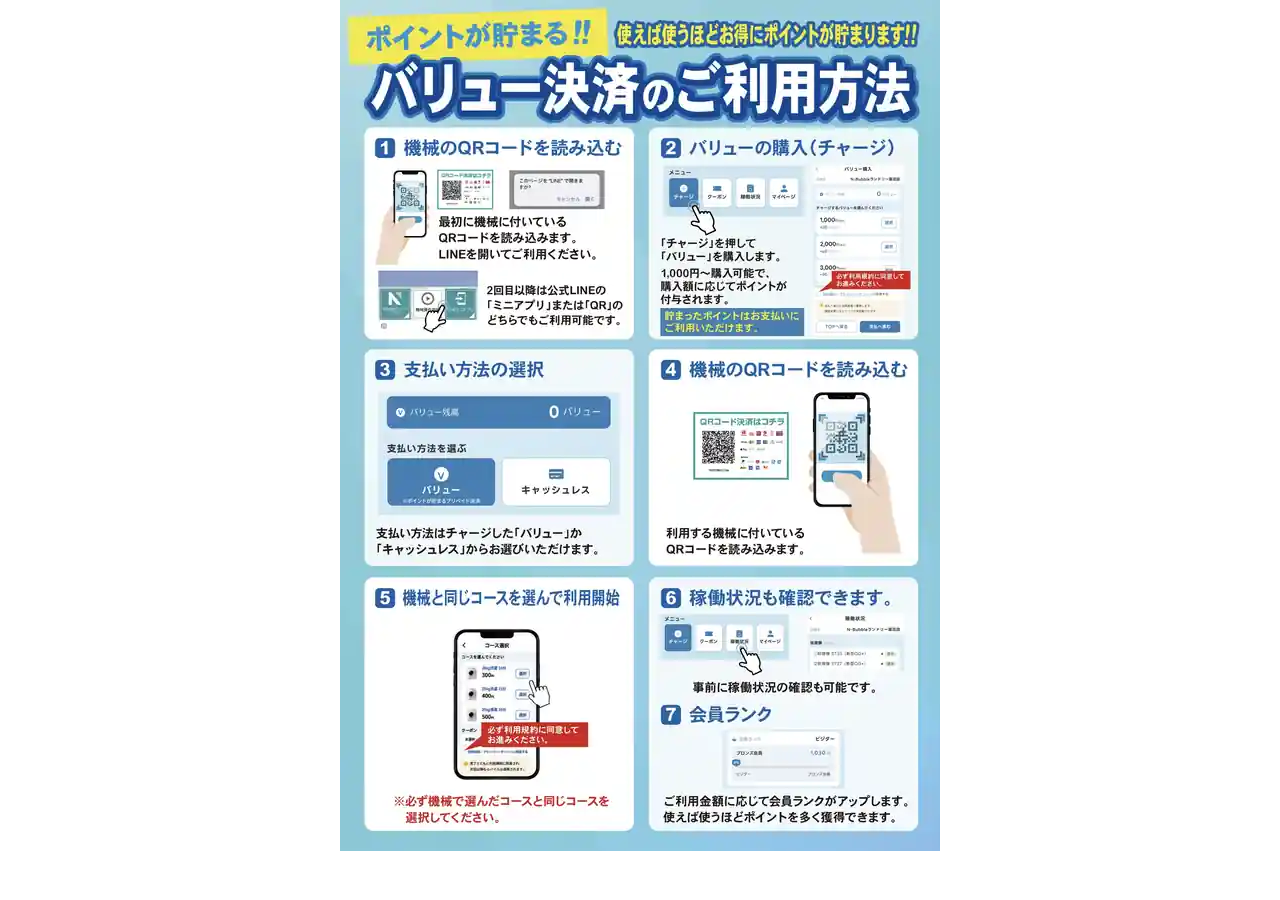
<file: shared/value-payment-guide/index.html>
<!doctype html>
<html lang="ja">
<head>
<meta charset="utf-8">
<meta name="viewport" content="width=device-width,initial-scale=1,maximum-scale=5">
<title>バリュー決済のご利用方法</title>
<style>
html,body{margin:0;padding:0;background:#fff;min-height:100%}body{display:flex;justify-content:center;align-items:flex-start}img{display:block;width:min(100%,600px);height:auto;margin:0 auto}
</style>
</head>
<body>
<img id="flyer" alt="バリュー決済のご利用方法">
<script>
(async()=>{
 const files=['small00.txt','small01.txt','small02.txt','small03.txt','small04.txt'];
 const parts=await Promise.all(files.map(async f=>{const r=await fetch(f);if(!r.ok)throw new Error(f);return r.text();}));
 document.getElementById('flyer').src='data:image/webp;base64,'+parts.join('');
})().catch(()=>{document.body.textContent='画像の読み込みに失敗しました。';});
</script>
</body>
</html>
</file>
